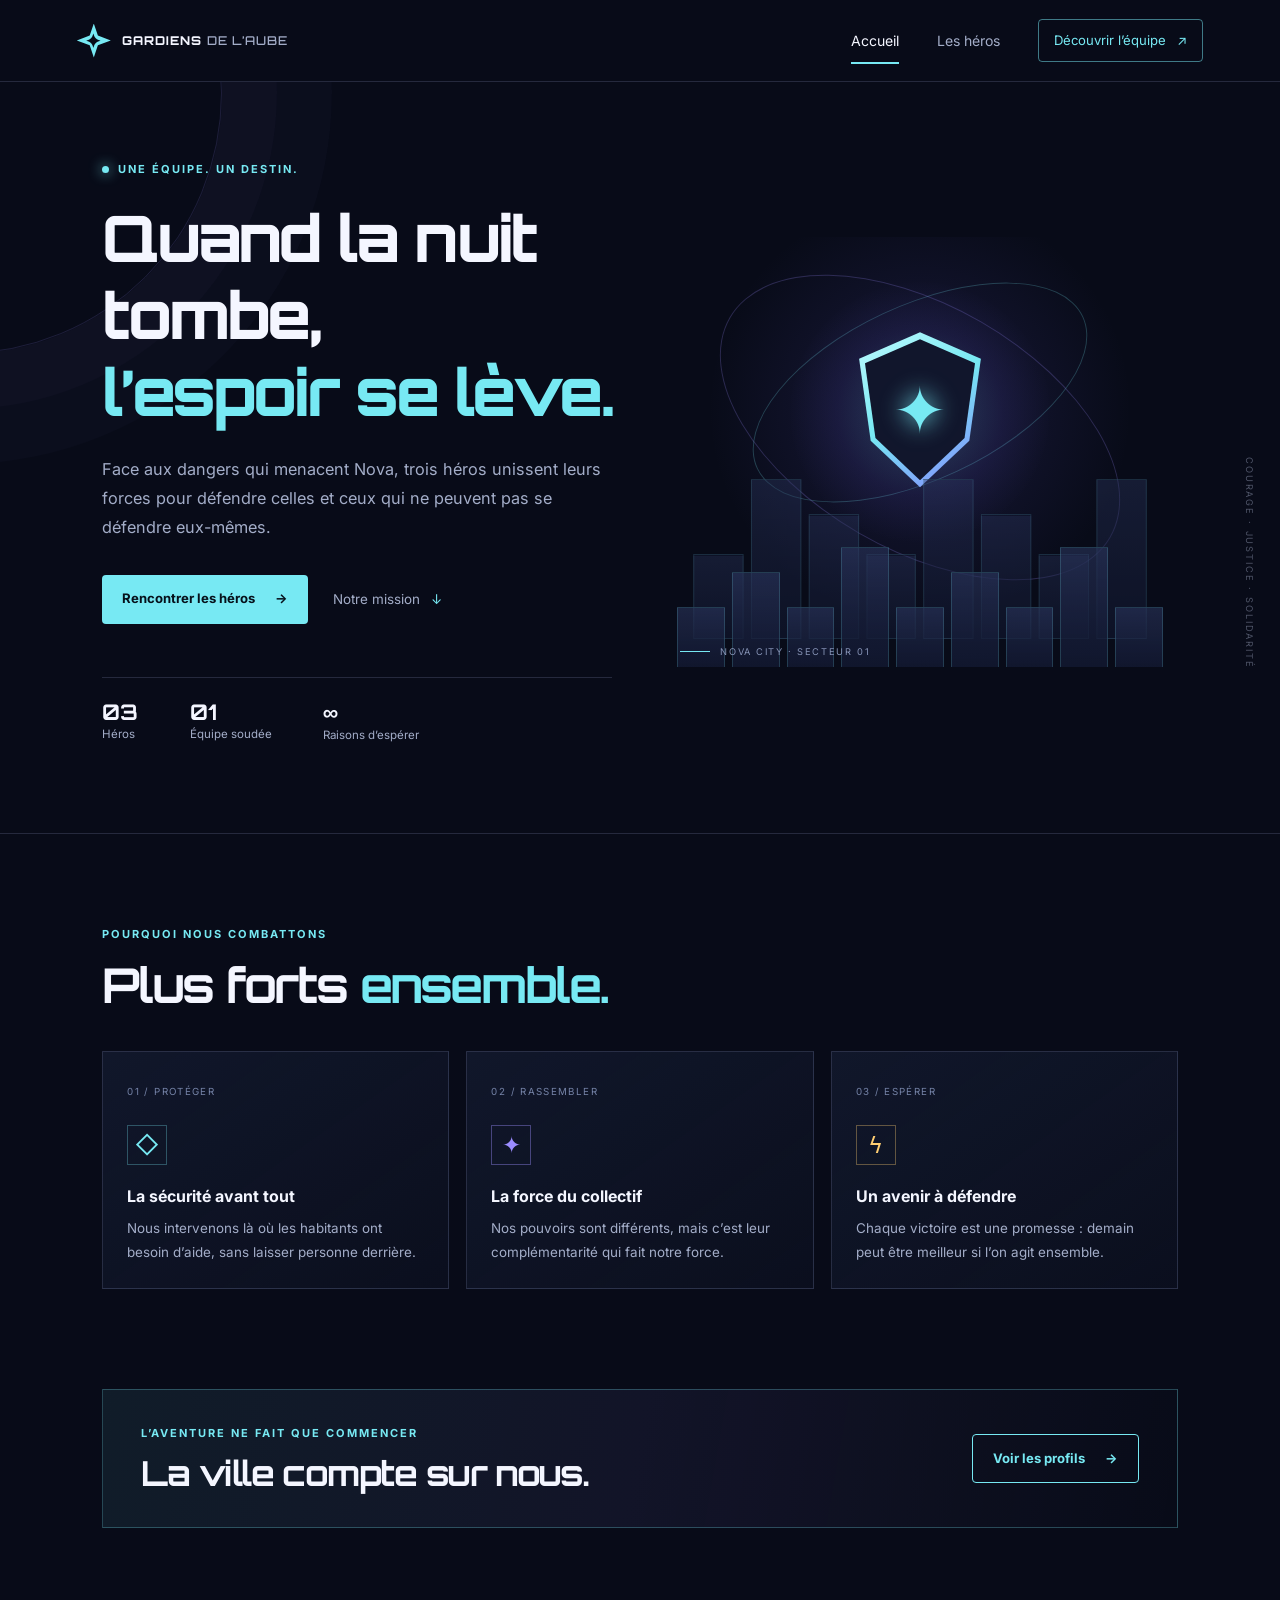
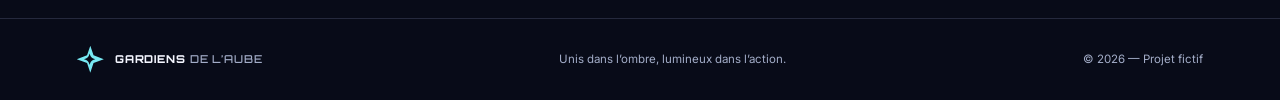
<file: index.html>
<!doctype html>
<html lang="fr">
<head>
  <meta charset="utf-8">
  <meta name="viewport" content="width=device-width, initial-scale=1">
  <meta name="description" content="Découvrez les Gardiens de l'Aube, une équipe de super-héros qui protège la ville de Nova.">
  <title>Les Gardiens de l'Aube — Accueil</title>
  <link rel="preconnect" href="https://fonts.googleapis.com">
  <link rel="preconnect" href="https://fonts.gstatic.com" crossorigin>
  <link href="https://fonts.googleapis.com/css2?family=Inter:wght@400;500;600;700&family=Orbitron:wght@500;600;700;800&display=swap" rel="stylesheet">
  <link rel="stylesheet" href="style.css">
</head>
<body>
  <header class="site-header">
    <a class="brand" href="index.html" aria-label="Les Gardiens de l'Aube, accueil">
      <span class="brand-mark" aria-hidden="true">✦</span>
      <span>GARDIENS<span class="brand-light"> DE L’AUBE</span></span>
    </a>
    <nav class="main-nav" aria-label="Navigation principale">
      <a class="nav-link active" href="index.html" aria-current="page">Accueil</a>
      <a class="nav-link" href="heroes.html">Les héros</a>
      <a class="nav-cta" href="heroes.html">Découvrir l’équipe <span aria-hidden="true">↗</span></a>
    </nav>
  </header>

  <main>
    <section class="hero-section">
      <div class="hero-copy">
        <p class="eyebrow"><span class="status-dot"></span> UNE ÉQUIPE. UN DESTIN.</p>
        <h1>Quand la nuit tombe,<br><span>l’espoir se lève.</span></h1>
        <p class="hero-intro">Face aux dangers qui menacent Nova, trois héros unissent leurs forces pour défendre celles et ceux qui ne peuvent pas se défendre eux-mêmes.</p>
        <div class="hero-actions">
          <a class="button button-primary" href="heroes.html">Rencontrer les héros <span aria-hidden="true">→</span></a>
          <a class="text-link" href="#mission">Notre mission <span aria-hidden="true">↓</span></a>
        </div>
        <div class="hero-stats" aria-label="En bref">
          <div><strong>03</strong><span>Héros</span></div>
          <div><strong>01</strong><span>Équipe soudée</span></div>
          <div><strong>∞</strong><span>Raisons d’espérer</span></div>
        </div>
      </div>

      <div class="hero-art" role="img" aria-label="Emblème lumineux des Gardiens de l'Aube au-dessus d'une ville futuriste">
        <div class="orbit orbit-one"></div>
        <div class="orbit orbit-two"></div>
        <div class="sun-glow"></div>
        <div class="team-emblem"><span>✦</span></div>
        <div class="cityline city-back" aria-hidden="true"><i></i><i></i><i></i><i></i><i></i><i></i><i></i><i></i></div>
        <div class="cityline city-front" aria-hidden="true"><i></i><i></i><i></i><i></i><i></i><i></i><i></i><i></i><i></i></div>
        <div class="art-label"><span class="label-line"></span><span>NOVA CITY · SECTEUR 01</span></div>
      </div>
      <div class="vertical-note" aria-hidden="true">COURAGE · JUSTICE · SOLIDARITÉ</div>
    </section>

    <section class="mission-section" id="mission">
      <div class="section-heading">
        <p class="eyebrow">POURQUOI NOUS COMBATTONS</p>
        <h2>Plus forts <span>ensemble.</span></h2>
      </div>
      <div class="mission-grid">
        <article class="mission-card">
          <span class="card-number">01 / PROTÉGER</span>
          <div class="mini-icon icon-shield" aria-hidden="true">◇</div>
          <h3>La sécurité avant tout</h3>
          <p>Nous intervenons là où les habitants ont besoin d’aide, sans laisser personne derrière.</p>
        </article>
        <article class="mission-card">
          <span class="card-number">02 / RASSEMBLER</span>
          <div class="mini-icon icon-star" aria-hidden="true">✦</div>
          <h3>La force du collectif</h3>
          <p>Nos pouvoirs sont différents, mais c’est leur complémentarité qui fait notre force.</p>
        </article>
        <article class="mission-card">
          <span class="card-number">03 / ESPÉRER</span>
          <div class="mini-icon icon-bolt" aria-hidden="true">ϟ</div>
          <h3>Un avenir à défendre</h3>
          <p>Chaque victoire est une promesse : demain peut être meilleur si l’on agit ensemble.</p>
        </article>
      </div>
    </section>

    <section class="closing-banner">
      <div>
        <p class="eyebrow">L’AVENTURE NE FAIT QUE COMMENCER</p>
        <h2>La ville compte sur nous.</h2>
      </div>
      <a class="button button-outline" href="heroes.html">Voir les profils <span aria-hidden="true">→</span></a>
    </section>
  </main>

  <footer class="site-footer">
    <a class="brand footer-brand" href="index.html"><span class="brand-mark" aria-hidden="true">✦</span><span>GARDIENS<span class="brand-light"> DE L’AUBE</span></span></a>
    <p>Unis dans l’ombre, lumineux dans l’action.</p>
    <span class="footer-copy">© 2026 — Projet fictif</span>
  </footer>
</body>
</html>
</file>
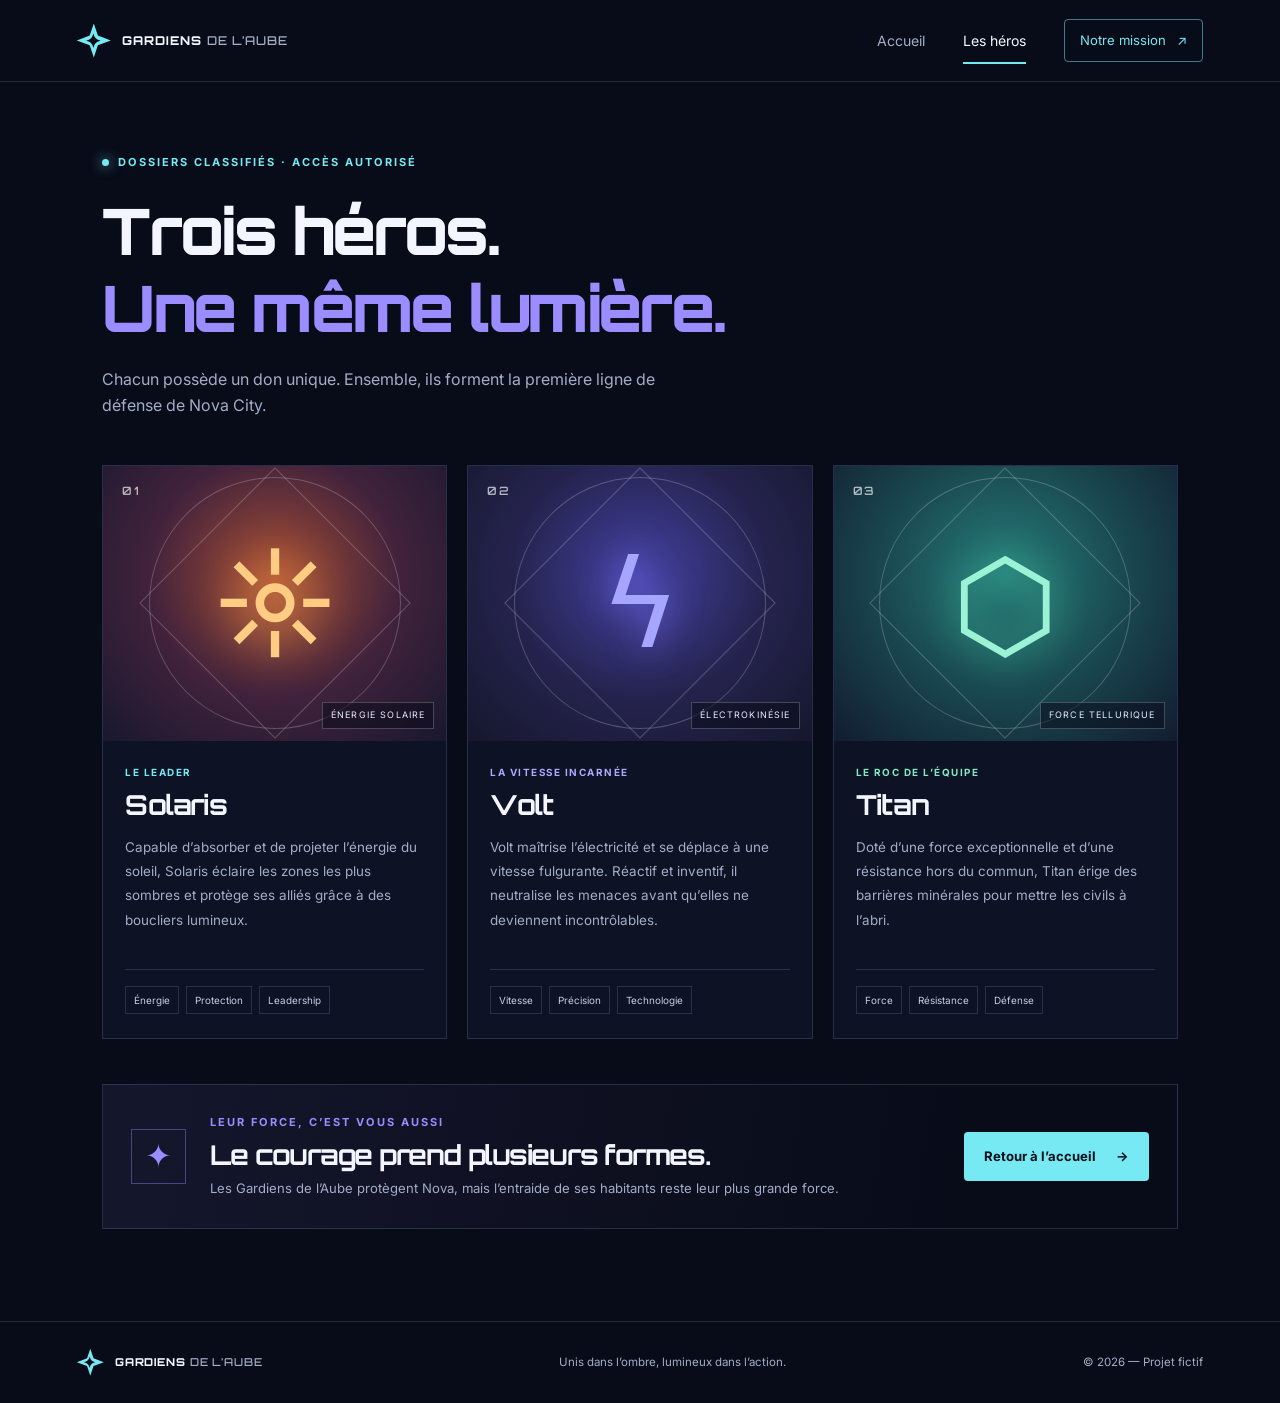
<file: heroes.html>
<!doctype html>
<html lang="fr">
<head>
  <meta charset="utf-8">
  <meta name="viewport" content="width=device-width, initial-scale=1">
  <meta name="description" content="Découvrez les trois membres des Gardiens de l'Aube et leurs super-pouvoirs.">
  <title>Les Gardiens de l'Aube — Les héros</title>
  <link rel="preconnect" href="https://fonts.googleapis.com">
  <link rel="preconnect" href="https://fonts.gstatic.com" crossorigin>
  <link href="https://fonts.googleapis.com/css2?family=Inter:wght@400;500;600;700&family=Orbitron:wght@500;600;700;800&display=swap" rel="stylesheet">
  <link rel="stylesheet" href="style.css">
</head>
<body>
  <header class="site-header">
    <a class="brand" href="index.html" aria-label="Les Gardiens de l'Aube, accueil">
      <span class="brand-mark" aria-hidden="true">✦</span>
      <span>GARDIENS<span class="brand-light"> DE L’AUBE</span></span>
    </a>
    <nav class="main-nav" aria-label="Navigation principale">
      <a class="nav-link" href="index.html">Accueil</a>
      <a class="nav-link active" href="heroes.html" aria-current="page">Les héros</a>
      <a class="nav-cta" href="index.html#mission">Notre mission <span aria-hidden="true">↗</span></a>
    </nav>
  </header>

  <main class="heroes-page">
    <section class="heroes-intro">
      <p class="eyebrow"><span class="status-dot"></span> DOSSIERS CLASSIFIÉS · ACCÈS AUTORISÉ</p>
      <h1>Trois héros.<br><span>Une même lumière.</span></h1>
      <p>Chacun possède un don unique. Ensemble, ils forment la première ligne de défense de Nova City.</p>
    </section>

    <section class="heroes-grid" aria-label="Les membres de l'équipe">
      <article class="hero-card card-solar">
        <div class="portrait portrait-solar" role="img" aria-label="Illustration abstraite orange et dorée de Solaris">
          <span class="portrait-number">01</span><span class="portrait-glyph" aria-hidden="true">☼</span>
          <span class="power-tag">ÉNERGIE SOLAIRE</span>
        </div>
        <div class="hero-card-content">
          <p class="hero-role">LE LEADER</p>
          <h2>Solaris</h2>
          <p class="hero-description">Capable d’absorber et de projeter l’énergie du soleil, Solaris éclaire les zones les plus sombres et protège ses alliés grâce à des boucliers lumineux.</p>
          <div class="hero-traits"><span>Énergie</span><span>Protection</span><span>Leadership</span></div>
        </div>
      </article>

      <article class="hero-card card-volt">
        <div class="portrait portrait-volt" role="img" aria-label="Illustration abstraite bleue et violette de Volt">
          <span class="portrait-number">02</span><span class="portrait-glyph" aria-hidden="true">ϟ</span>
          <span class="power-tag">ÉLECTROKINÉSIE</span>
        </div>
        <div class="hero-card-content">
          <p class="hero-role">LA VITESSE INCARNÉE</p>
          <h2>Volt</h2>
          <p class="hero-description">Volt maîtrise l’électricité et se déplace à une vitesse fulgurante. Réactif et inventif, il neutralise les menaces avant qu’elles ne deviennent incontrôlables.</p>
          <div class="hero-traits"><span>Vitesse</span><span>Précision</span><span>Technologie</span></div>
        </div>
      </article>

      <article class="hero-card card-titan">
        <div class="portrait portrait-titan" role="img" aria-label="Illustration abstraite verte et turquoise de Titan">
          <span class="portrait-number">03</span><span class="portrait-glyph" aria-hidden="true">⬡</span>
          <span class="power-tag">FORCE TELLURIQUE</span>
        </div>
        <div class="hero-card-content">
          <p class="hero-role">LE ROC DE L’ÉQUIPE</p>
          <h2>Titan</h2>
          <p class="hero-description">Doté d’une force exceptionnelle et d’une résistance hors du commun, Titan érige des barrières minérales pour mettre les civils à l’abri.</p>
          <div class="hero-traits"><span>Force</span><span>Résistance</span><span>Défense</span></div>
        </div>
      </article>
    </section>

    <section class="team-callout">
      <div class="callout-mark" aria-hidden="true">✦</div>
      <div>
        <p class="eyebrow">LEUR FORCE, C’EST VOUS AUSSI</p>
        <h2>Le courage prend plusieurs formes.</h2>
        <p>Les Gardiens de l’Aube protègent Nova, mais l’entraide de ses habitants reste leur plus grande force.</p>
      </div>
      <a class="button button-primary" href="index.html">Retour à l’accueil <span aria-hidden="true">→</span></a>
    </section>
  </main>

  <footer class="site-footer">
    <a class="brand footer-brand" href="index.html"><span class="brand-mark" aria-hidden="true">✦</span><span>GARDIENS<span class="brand-light"> DE L’AUBE</span></span></a>
    <p>Unis dans l’ombre, lumineux dans l’action.</p>
    <span class="footer-copy">© 2026 — Projet fictif</span>
  </footer>
</body>
</html>
</file>
<file: style.css>
:root {
  color-scheme: dark;
  --bg: #080b18;
  --bg-soft: #0d1224;
  --panel: #11182c;
  --text: #f4f6ff;
  --muted: #a3adc8;
  --line: rgba(185, 199, 255, 0.16);
  --violet: #9b8cff;
  --cyan: #77e9f3;
  --gold: #ffce72;
  --font-heading: 'Orbitron', 'Arial Black', sans-serif;
  --font-body: 'Inter', Arial, sans-serif;
}

* { box-sizing: border-box; }
html { scroll-behavior: smooth; }
body {
  margin: 0;
  background: var(--bg);
  color: var(--text);
  font-family: var(--font-body);
  line-height: 1.65;
}
a { color: inherit; text-decoration: none; }
.site-header {
  min-height: 82px;
  padding: 0 clamp(22px, 6vw, 88px);
  display: flex;
  align-items: center;
  justify-content: space-between;
  gap: 28px;
  border-bottom: 1px solid var(--line);
  background: rgba(8, 11, 24, 0.92);
}
.brand { display: inline-flex; align-items: center; gap: 11px; font: 800 0.76rem var(--font-heading); letter-spacing: 0.08em; white-space: nowrap; }
.brand-mark { display: grid; place-items: center; width: 34px; height: 34px; color: var(--bg); background: var(--cyan); clip-path: polygon(50% 0%, 62% 35%, 100% 50%, 62% 64%, 50% 100%, 38% 64%, 0 50%, 38% 35%); font-size: 1.2rem; }
.brand-light { color: var(--muted); font-weight: 500; }
.main-nav { display: flex; align-items: center; gap: clamp(18px, 3vw, 38px); font-size: 0.88rem; }
.nav-link { color: var(--muted); transition: color 180ms ease; }
.nav-link:hover, .nav-link.active { color: var(--text); }
.nav-link.active { position: relative; }
.nav-link.active::after { position: absolute; content: ''; height: 2px; left: 0; right: 0; bottom: -12px; background: var(--cyan); }
.nav-cta { display: inline-flex; align-items: center; gap: 11px; padding: 10px 15px; border: 1px solid rgba(119, 233, 243, 0.5); border-radius: 4px; color: var(--cyan); font-size: 0.82rem; }
.nav-cta:hover { background: rgba(119, 233, 243, 0.08); }
.hero-section { position: relative; display: grid; grid-template-columns: minmax(0, 1fr) minmax(340px, 0.92fr); align-items: center; min-height: 640px; padding: 78px clamp(22px, 8vw, 120px) 88px; overflow: hidden; border-bottom: 1px solid var(--line); }
.hero-section::before { position: absolute; content: ''; width: 520px; height: 520px; left: -300px; top: -250px; border: 1px solid rgba(155, 140, 255, 0.15); border-radius: 50%; box-shadow: 0 0 0 55px rgba(155, 140, 255, 0.025), 0 0 0 110px rgba(155, 140, 255, 0.02); }
.hero-copy { position: relative; z-index: 2; max-width: 620px; }
.eyebrow { display: flex; align-items: center; gap: 9px; margin: 0 0 22px; color: var(--cyan); font-size: 0.69rem; font-weight: 700; letter-spacing: 0.18em; }
.status-dot { width: 7px; height: 7px; border-radius: 50%; background: var(--cyan); box-shadow: 0 0 13px var(--cyan); }
h1, h2, h3, p { margin-top: 0; }
h1, .section-heading h2, .closing-banner h2, .team-callout h2 { font-family: var(--font-heading); line-height: 1.2; letter-spacing: -0.045em; }
h1 { margin-bottom: 24px; font-size: clamp(2.55rem, 5vw, 4.65rem); font-weight: 800; }
h1 span, .section-heading h2 span { color: var(--cyan); }
.hero-intro { max-width: 520px; color: var(--muted); font-size: 1.02rem; line-height: 1.8; }
.hero-actions { display: flex; align-items: center; flex-wrap: wrap; gap: 25px; margin-top: 32px; }
.button { display: inline-flex; align-items: center; justify-content: center; gap: 20px; min-height: 49px; padding: 0 20px; border-radius: 4px; font-size: 0.82rem; font-weight: 700; transition: transform 180ms ease, background 180ms ease; }
.button:hover { transform: translateY(-2px); }
.button-primary { background: var(--cyan); color: #06111b; }
.button-primary:hover { background: #a2f4f8; }
.text-link { color: var(--muted); font-size: 0.84rem; }
.text-link span { padding-left: 7px; color: var(--cyan); }
.hero-stats { display: flex; gap: clamp(26px, 4vw, 57px); margin-top: 53px; padding-top: 20px; border-top: 1px solid var(--line); max-width: 510px; }
.hero-stats div { display: flex; flex-direction: column; }
.hero-stats strong { font: 700 1.35rem var(--font-heading); color: var(--text); }
.hero-stats span { color: var(--muted); font-size: 0.72rem; }
.hero-art { position: relative; min-height: 430px; isolation: isolate; overflow: hidden; background: radial-gradient(ellipse at 50% 40%, rgba(105, 93, 225, 0.18), transparent 58%); }
.sun-glow { position: absolute; width: 260px; height: 260px; top: 45px; left: 50%; transform: translateX(-50%); border-radius: 50%; background: radial-gradient(circle, rgba(119, 233, 243, 0.2) 0%, rgba(115, 103, 255, 0.08) 45%, transparent 72%); }
.orbit { position: absolute; z-index: -1; top: 68px; left: 50%; border: 1px solid rgba(119, 233, 243, 0.23); border-radius: 50%; transform: translateX(-50%) rotate(-25deg); }
.orbit-one { width: 360px; height: 175px; }
.orbit-two { width: 440px; height: 245px; transform: translateX(-50%) rotate(30deg); border-color: rgba(155, 140, 255, 0.23); }
.team-emblem { position: absolute; top: 95px; left: 50%; display: grid; place-items: center; width: 145px; height: 155px; transform: translateX(-50%); color: var(--bg); background: linear-gradient(145deg, #c4fbff, #77e9f3 47%, #867dff); clip-path: polygon(50% 0, 92% 17%, 84% 70%, 50% 100%, 16% 70%, 8% 17%); filter: drop-shadow(0 0 32px rgba(119, 233, 243, 0.4)); }
.team-emblem::after { position: absolute; inset: 7px; content: ''; background: #11162c; clip-path: polygon(50% 0, 92% 17%, 84% 70%, 50% 100%, 16% 70%, 8% 17%); }
.team-emblem span { position: relative; z-index: 1; color: var(--cyan); font-size: 4rem; text-shadow: 0 0 24px var(--cyan); }
.cityline { position: absolute; right: -8%; left: -8%; display: flex; align-items: flex-end; justify-content: center; gap: 7px; }
.cityline i { display: block; width: 8%; border: 1px solid rgba(119, 233, 243, 0.2); background: linear-gradient(180deg, rgba(43, 54, 94, 0.65), rgba(17, 23, 47, 0.98)); }
.cityline i:nth-child(3n) { height: 125px; }.cityline i:nth-child(3n + 1) { height: 85px; }.cityline i:nth-child(3n + 2) { height: 160px; }
.city-back { bottom: 28px; opacity: 0.62; transform: scaleX(1.05); }
.city-front { bottom: -5px; opacity: 0.9; }
.city-front i { height: 65px !important; }.city-front i:nth-child(2n) { height: 100px !important; }.city-front i:nth-child(4n) { height: 125px !important; }
.art-label { position: absolute; bottom: 8px; left: 18px; display: flex; align-items: center; gap: 10px; color: #8794b7; font-size: 0.58rem; letter-spacing: 0.17em; }
.label-line { width: 30px; height: 1px; background: var(--cyan); }
.vertical-note { position: absolute; right: 23px; top: 50%; writing-mode: vertical-rl; color: rgba(163, 173, 200, 0.45); letter-spacing: 0.2em; font-size: 0.58rem; }
.mission-section { padding: 91px clamp(22px, 8vw, 120px) 100px; }
.section-heading { margin-bottom: 37px; }
.section-heading .eyebrow { margin-bottom: 13px; }
.section-heading h2 { margin-bottom: 0; font-size: clamp(2rem, 4vw, 3rem); }
.mission-grid { display: grid; grid-template-columns: repeat(3, 1fr); gap: 17px; }
.mission-card { position: relative; min-height: 230px; padding: 24px; border: 1px solid var(--line); background: linear-gradient(145deg, rgba(17, 24, 44, 0.92), rgba(12, 16, 32, 0.7)); }
.card-number { color: #7583a7; font-size: 0.61rem; letter-spacing: 0.14em; }
.mini-icon { display: grid; place-items: center; width: 40px; height: 40px; margin: 23px 0 18px; border: 1px solid rgba(119, 233, 243, 0.3); color: var(--cyan); font-size: 1.45rem; }
.icon-star { color: var(--violet); border-color: rgba(155, 140, 255, 0.4); }.icon-bolt { color: var(--gold); border-color: rgba(255, 206, 114, 0.35); }
.mission-card h3 { margin-bottom: 8px; font-size: 1rem; }
.mission-card p { margin-bottom: 0; color: var(--muted); font-size: 0.84rem; line-height: 1.75; }
.closing-banner { display: flex; align-items: center; justify-content: space-between; gap: 30px; margin: 0 clamp(22px, 8vw, 120px) 90px; padding: 34px 38px; border: 1px solid rgba(119, 233, 243, 0.27); background: linear-gradient(100deg, rgba(119, 233, 243, 0.08), rgba(155, 140, 255, 0.07), transparent); }
.closing-banner .eyebrow { margin-bottom: 9px; }.closing-banner h2 { margin: 0; font-size: clamp(1.4rem, 3vw, 2.15rem); }
.button-outline { border: 1px solid var(--cyan); color: var(--cyan); white-space: nowrap; }.button-outline:hover { background: rgba(119, 233, 243, 0.08); }
.site-footer { display: flex; align-items: center; justify-content: space-between; gap: 18px; padding: 27px clamp(22px, 6vw, 88px); border-top: 1px solid var(--line); color: var(--muted); font-size: 0.72rem; }
.site-footer p { margin: 0; }.footer-brand { font-size: 0.68rem; color: var(--text); }.footer-brand .brand-mark { width: 27px; height: 27px; font-size: 0.95rem; }.footer-copy { white-space: nowrap; }
/* Page des héros */
.heroes-page { padding: 71px clamp(22px, 8vw, 120px) 92px; }
.heroes-intro { max-width: 720px; margin-bottom: 46px; }
.heroes-intro h1 { margin-bottom: 19px; font-size: clamp(2.55rem, 5vw, 4.2rem); }
.heroes-intro h1 span { color: var(--violet); }
.heroes-intro > p:last-child { max-width: 610px; color: var(--muted); }
.heroes-grid { display: grid; grid-template-columns: repeat(3, minmax(0, 1fr)); gap: 20px; }
.hero-card { overflow: hidden; border: 1px solid var(--line); background: var(--bg-soft); transition: transform 220ms ease, border-color 220ms ease; }
.hero-card:hover { transform: translateY(-5px); border-color: rgba(119, 233, 243, 0.4); }
.portrait { position: relative; display: grid; place-items: center; min-height: 275px; overflow: hidden; isolation: isolate; }
.portrait::before, .portrait::after { position: absolute; z-index: -1; content: ''; border: 1px solid rgba(255, 255, 255, 0.22); transform: rotate(45deg); }
.portrait::before { width: 190px; height: 190px; }.portrait::after { width: 250px; height: 250px; border-radius: 50%; }
.portrait-solar { background: radial-gradient(ellipse at 50% 40%, #a74e34, #41223c 52%, #18182e 100%); }
.portrait-volt { background: radial-gradient(ellipse at 50% 40%, #4442a2, #25234e 52%, #15172c 100%); }
.portrait-titan { background: radial-gradient(ellipse at 50% 40%, #267e7a, #19464f 52%, #121c30 100%); }
.portrait-number { position: absolute; top: 17px; left: 19px; color: rgba(255, 255, 255, 0.66); font: 600 0.72rem var(--font-heading); letter-spacing: 0.1em; }
.portrait-glyph { color: rgba(255, 255, 255, 0.9); font-size: 7.6rem; line-height: 1; text-shadow: 0 0 30px rgba(255, 255, 255, 0.23); }
.card-solar .portrait-glyph { color: #ffcc84; text-shadow: 0 0 35px rgba(255, 168, 74, 0.8); }
.card-volt .portrait-glyph { color: #a6a5ff; text-shadow: 0 0 35px rgba(125, 116, 255, 0.8); }
.card-titan .portrait-glyph { color: #9bf2d4; text-shadow: 0 0 35px rgba(81, 220, 175, 0.75); }
.power-tag { position: absolute; right: 12px; bottom: 12px; padding: 5px 8px; border: 1px solid rgba(255, 255, 255, 0.22); background: rgba(8, 11, 24, 0.5); color: #e7ebff; font-size: 0.56rem; letter-spacing: 0.13em; }
.hero-card-content { padding: 23px 22px 24px; }
.hero-role { margin-bottom: 7px; color: var(--cyan); font-size: 0.62rem; font-weight: 700; letter-spacing: 0.15em; }
.card-volt .hero-role { color: #b0a7ff; }.card-titan .hero-role { color: #83e8c4; }
.hero-card h2 { margin-bottom: 13px; font: 700 1.72rem var(--font-heading); letter-spacing: -0.03em; }
.hero-description { min-height: 112px; margin-bottom: 22px; color: var(--muted); font-size: 0.84rem; line-height: 1.8; }
.hero-traits { display: flex; flex-wrap: wrap; gap: 7px; padding-top: 16px; border-top: 1px solid var(--line); }
.hero-traits span { padding: 5px 8px; border: 1px solid var(--line); color: #c6cee5; font-size: 0.62rem; }
.team-callout { display: flex; align-items: center; gap: 24px; margin-top: 45px; padding: 28px; border: 1px solid var(--line); background: linear-gradient(100deg, rgba(155, 140, 255, 0.09), transparent 80%); }
.callout-mark { display: grid; place-items: center; flex: 0 0 55px; height: 55px; color: var(--violet); border: 1px solid rgba(155, 140, 255, 0.4); font-size: 2rem; }
.team-callout > div:nth-child(2) { flex: 1; }.team-callout .eyebrow { margin-bottom: 7px; color: var(--violet); }.team-callout h2 { margin-bottom: 7px; font-size: clamp(1.15rem, 2.2vw, 1.7rem); }.team-callout p:last-child { margin-bottom: 0; color: var(--muted); font-size: 0.82rem; }

@media (max-width: 900px) {
  .hero-section { grid-template-columns: 1fr 0.8fr; padding-top: 62px; padding-bottom: 68px; }
  .hero-art { min-height: 365px; }.team-emblem { top: 80px; transform: translateX(-50%) scale(0.85); }.orbit-one { width: 290px; }.orbit-two { width: 340px; }
  .heroes-grid { gap: 13px; }.portrait { min-height: 225px; }.hero-card-content { padding: 18px 16px 20px; }.hero-description { min-height: 150px; }
  .team-callout { flex-wrap: wrap; }.team-callout > div:nth-child(2) { min-width: 65%; }.team-callout .button { margin-left: 79px; }
}
@media (max-width: 680px) {
  .site-header { align-items: flex-start; flex-direction: column; padding-top: 19px; padding-bottom: 17px; gap: 17px; }
  .main-nav { width: 100%; justify-content: space-between; gap: 10px; font-size: 0.8rem; }.nav-cta { padding: 8px 10px; font-size: 0.72rem; }.nav-link.active::after { bottom: -8px; }
  .hero-section { display: flex; flex-direction: column; align-items: stretch; padding: 59px 23px 55px; }.hero-art { min-height: 300px; margin-top: 20px; }.hero-stats { gap: 25px; margin-top: 38px; }.vertical-note { display: none; }
  .mission-section { padding: 63px 23px 70px; }.mission-grid { grid-template-columns: 1fr; }.mission-card { min-height: unset; }.mini-icon { margin-top: 17px; }
  .closing-banner { align-items: flex-start; flex-direction: column; margin: 0 23px 62px; padding: 25px; }
  .site-footer { flex-wrap: wrap; }.site-footer p { order: 3; width: 100%; }
  .heroes-page { padding: 54px 23px 65px; }.heroes-grid { grid-template-columns: 1fr; gap: 18px; }.portrait { min-height: 280px; }.hero-description { min-height: unset; }.team-callout { padding: 22px; gap: 15px; }.team-callout .button { margin-left: 0; }.callout-mark { flex-basis: 45px; height: 45px; }
}
@media (prefers-reduced-motion: reduce) {
  html { scroll-behavior: auto; }
  *, *::before, *::after { transition-duration: 0.01ms !important; animation-duration: 0.01ms !important; }
}
</file>
